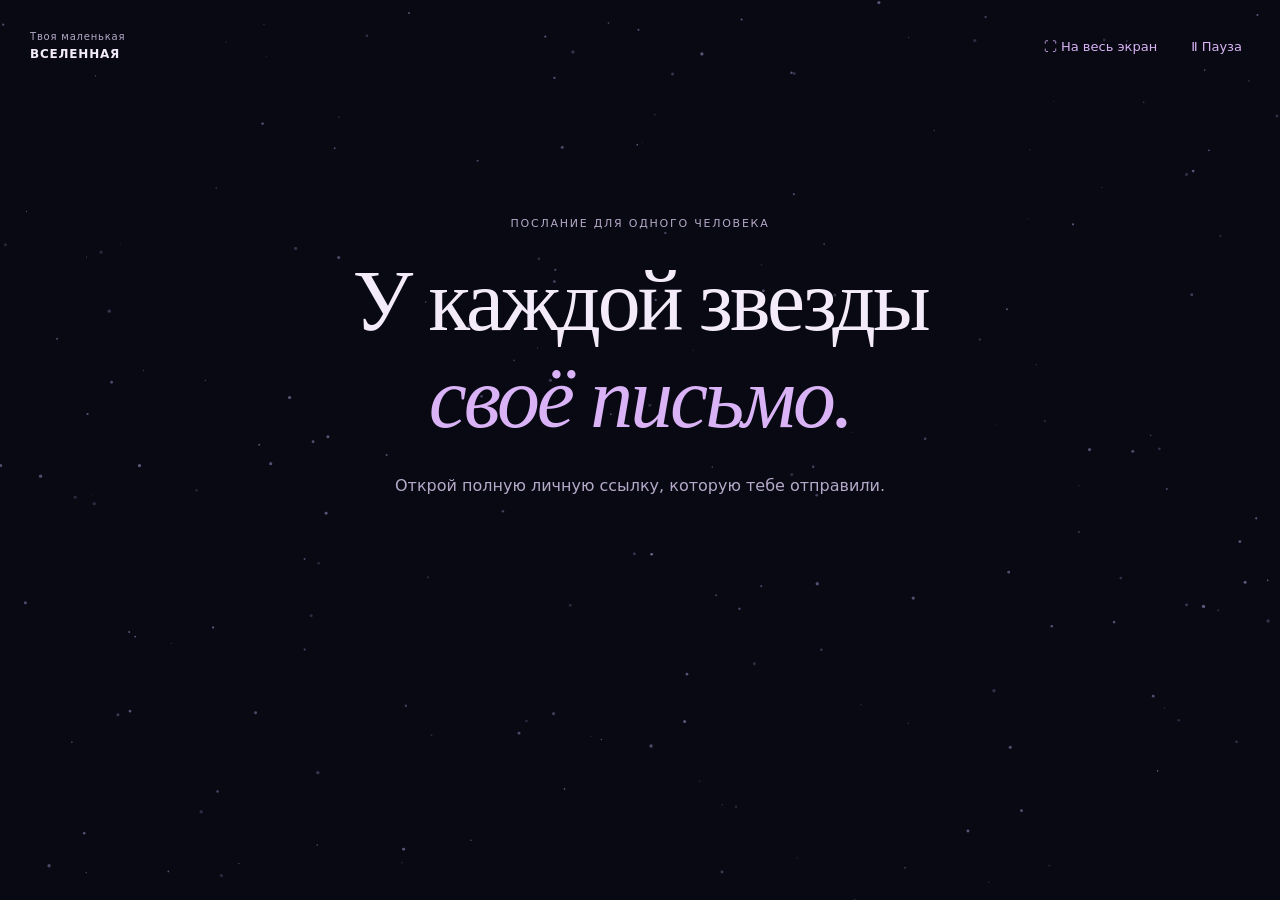
<file: index.html>
<!doctype html>
<html lang="ru">
  <head>
    <meta charset="utf-8" />
    <meta name="viewport" content="width=device-width,initial-scale=1" />
    <meta name="theme-color" content="#080913" />
    <title>Твоя маленькая Вселенная</title>
    <link rel="icon" href="favicon.svg" type="image/svg+xml" />
    <link rel="stylesheet" href="style.css?v=21" />
    <link rel="stylesheet" href="experience.css?v=21" />
    <link rel="stylesheet" href="greeting-skins.css?v=21" />
    <link rel="stylesheet" href="art-direction.css?v=21" />
  <link rel="stylesheet" href="recipient-warmth.css?v=21">
</head>
  <body data-page="recipient">
    <canvas id="cosmos" aria-hidden="true"></canvas>
    <div id="progress" aria-hidden="true"></div>
    <header>
      <div class="brand">
        <span>Твоя маленькая<br /><b>ВСЕЛЕННАЯ</b></span>
      </div>
      <div class="header-actions">
        <button
          type="button"
          id="fullscreen"
          class="text-button"
          aria-pressed="false"
        >
          ⛶ <span class="fs-label">На весь экран</span></button
        ><button
          type="button"
          id="motion-toggle"
          class="text-button"
          aria-pressed="false"
        >
          ◌ Движение
        </button>
      </div>
    </header>
    <section id="missing-letter" hidden>
      <p class="eyebrow">ПОСЛАНИЕ ДЛЯ ОДНОГО ЧЕЛОВЕКА</p>
      <h1>У каждой звезды<br /><em>своё письмо.</em></h1>
      <p id="missing-message">
        Открой полную личную ссылку, которую тебе отправили.
      </p>
    </section>
    <main hidden>
      <section class="hero" id="home">
        <div class="planet-scene" id="planet-scene" aria-hidden="true">
          <div class="planet-fallback"></div>
          <canvas id="planet"></canvas>
        </div>
        <div class="hero-content">
          <p class="eyebrow" id="dedication"></p>
          <h1><span id="recipient"></span><br /><em id="headline"></em></h1>
          <p class="lead" id="intro"></p>
          <button type="button" id="start-story" class="primary">
            Начать твою историю ↓
          </button>
        </div>
      </section>
      <div id="story">
        <section class="letter-section" id="letter">
          <article class="paper">
            <p class="eyebrow" id="letter-label"></p>
            <h2 id="salutation"></h2>
            <div id="letter-body"></div>
            <div class="signature">
              С теплом,<br /><span id="sender"></span>
            </div>
          </article>
        </section>
        <section class="reasons">
          <p class="eyebrow">ТО, ЧТО ХОЧЕТСЯ СКАЗАТЬ</p>
          <h2>Мир лучше,<br />потому что <em>в нём есть ты.</em></h2>
          <div class="reason-grid">
            <article>
              <h3>С тобой светлее</h3>
              <p id="reason1"></p>
            </article>
            <article>
              <h3>Ты — это ты</h3>
              <p id="reason2"></p>
            </article>
            <article>
              <h3>Это многое значит</h3>
              <p id="reason3"></p>
            </article>
          </div>
        </section>
        <section class="wish-section">
          <p class="eyebrow">НА ОРБИТЕ ХОРОШЕГО</p>
          <h2>Пусть у тебя <em>будет…</em></h2>
          <div class="wish-copy">
            <ul>
              <li>Утро, ради которого хочется просыпаться.</li>
              <li>Люди, рядом с которыми можно быть собой.</li>
              <li>Смелость пробовать — и право передумать.</li>
              <li>Время на то, что заставляет глаза сиять.</li>
              <li>Тихое чувство: «Я на своём месте».</li>
            </ul>
          </div>
        </section>
        <section class="pocket-section">
          <p class="eyebrow">КАРМАННЫЕ СОЗВЕЗДИЯ</p>
          <h2>Ещё три мысли.<br /><em>Они — для тебя.</em></h2>
          <div class="notes">
            <article>
              <h3>Для трудного дня</h3>
              <p data-note="0"></p>
            </article>
            <article>
              <h3>Для новой мечты</h3>
              <p data-note="1"></p>
            </article>
            <article>
              <h3>Просто так</h3>
              <p data-note="2"></p>
            </article>
          </div>
        </section>
        <section class="final-section">
          <p class="eyebrow">ТВОЙ СВЕТ ДОХОДИТ</p>
          <h2>Как хорошо,<br />что ты <em>есть.</em></h2>
          <p id="closing"></p>
          <button type="button" class="primary" id="hug">
            Зажечь свою сверхновую ✦
          </button>
          <p id="hug-message" role="status">
            Нажми — пусть Вселенная улыбнётся тебе.
          </p>
        </section>
      </div>
    </main>
    <footer hidden><p>Расстояния огромны. Тепло доходит.</p></footer>
    <div id="view-status" role="status" hidden></div>
    <noscript
      ><p class="noscript-note">
        Для интерактивного поздравления включи JavaScript в браузере.
      </p></noscript
    >
    <script src="runtime.js?v=21"></script>
    <script src="themes.js?v=21"></script>
    <script src="wave-motion.js?v=21"></script>
    <script src="scene-setting.js?v=21"></script>
    <script src="motion-rig.js?v=21"></script>
    <script src="pack-art.js?v=21"></script>
    <script src="paper-stories.js?v=21"></script>
    <script src="snow-workshop.js?v=21"></script>
    <script src="packs.js?v=21"></script>
    <script src="personal-scenes.js?v=21"></script>
  <script src="tree-space.js?v=21"></script>
    <script src="memory-interaction.js?v=21"></script>
    <script src="memory-themes.js?v=21"></script>
  <script src="memory-scenes.js?v=21"></script>
  <script src="animation-style.js?v=21"></script>
    <script src="scene-finishing.js?v=21"></script>
  <script src="live-world.js?v=21"></script>
    <script src="theme-style.js?v=21"></script>
    <script src="theme-ui.js?v=21"></script>
    <script src="messages.js?v=21"></script>
    <script src="feelings.js?v=21"></script>
    <script src="scene-experience.js?v=21"></script>
    <script src="journey.js?v=21"></script>
    <script src="cosmos.js?v=21"></script>
    <script src="supernova.js?v=21"></script>
    <script src="photo-studio.js?v=21"></script>
    <script src="greeting-studio.js?v=21"></script>
    <script src="art-direction.js?v=21"></script>
    <script src="recipient-warmth.js?v=21"></script>
    <script src="app.js?v=21"></script>
  </body>
</html>
</file>
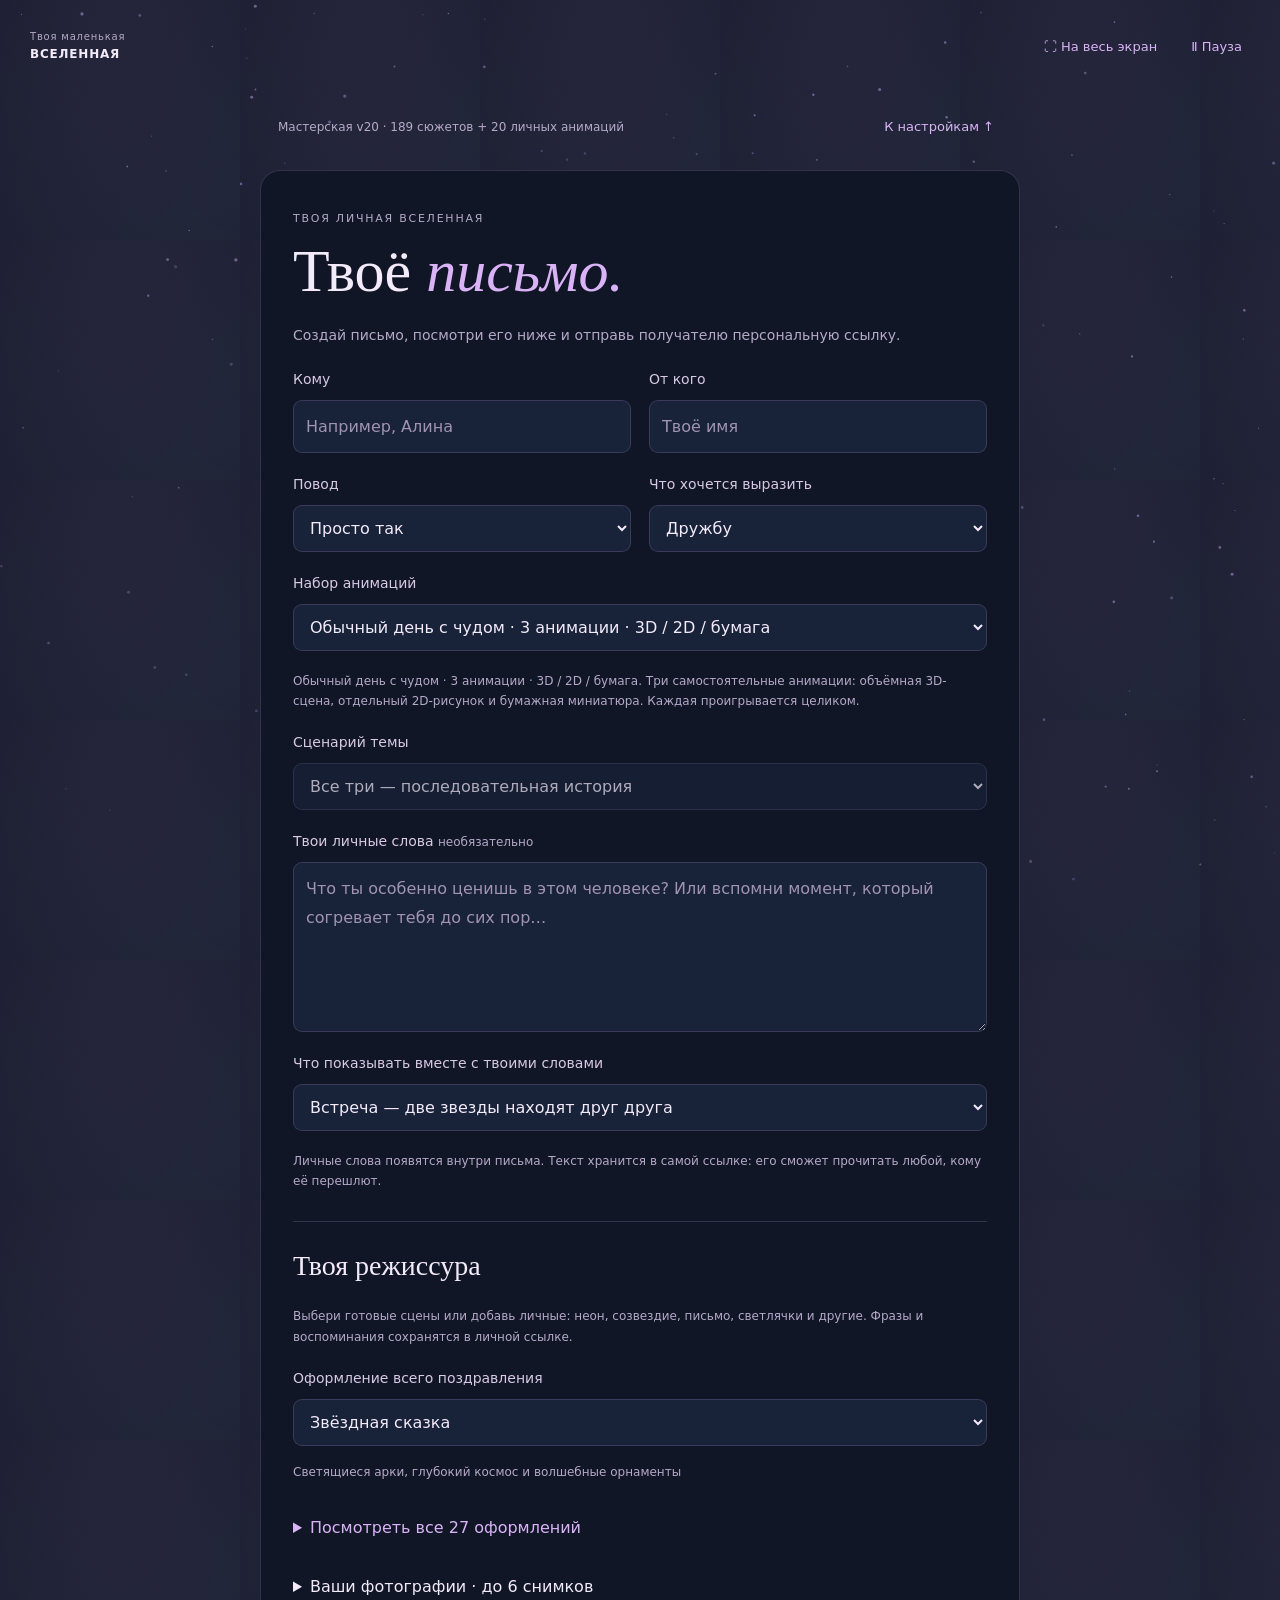
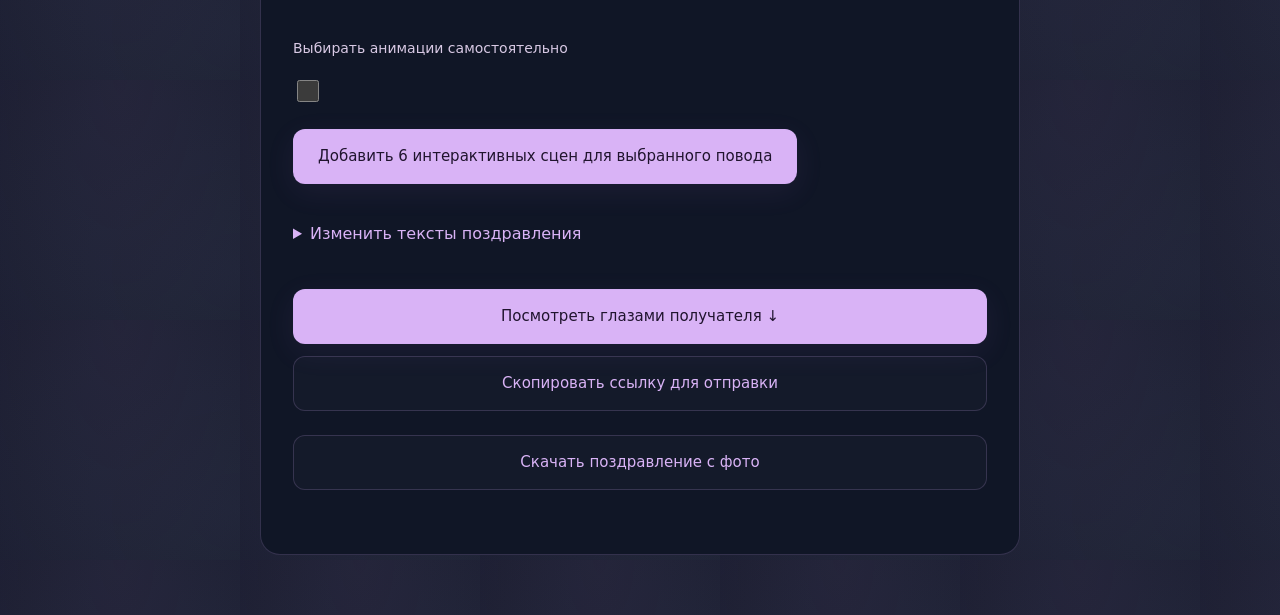
<file: create.html>
<!doctype html>
<html lang="ru">
  <head>
    <meta charset="utf-8" />
    <meta name="viewport" content="width=device-width,initial-scale=1" />
    <meta name="theme-color" content="#080913" />
    <title>Твоя маленькая Вселенная</title>
    <link rel="icon" href="favicon.svg" type="image/svg+xml" />
    <link rel="stylesheet" href="style.css?v=21" />
    <link rel="stylesheet" href="experience.css?v=21" />
    <link rel="stylesheet" href="greeting-skins.css?v=21" />
    <link rel="stylesheet" href="art-direction.css?v=21" />
  <link rel="stylesheet" href="recipient-warmth.css?v=21">
</head>
  <body data-page="author">
    <canvas id="cosmos" aria-hidden="true"></canvas>
    <div id="progress" aria-hidden="true"></div>
    <header>
      <div class="brand">
        <span>Твоя маленькая<br /><b>ВСЕЛЕННАЯ</b></span>
      </div>
      <div class="header-actions">
        <button
          type="button"
          id="fullscreen"
          class="text-button"
          aria-pressed="false"
        >
          ⛶ <span class="fs-label">На весь экран</span></button
        ><button
          type="button"
          id="motion-toggle"
          class="text-button"
          aria-pressed="false"
        >
          ◌ Движение
        </button>
      </div>
    </header>
    <div class="author-toolbar">
      <span>Мастерская v20 · 189 сюжетов + 20 личных анимаций</span
      ><button type="button" id="edit" class="text-button">
        К настройкам ↑
      </button>
    </div>
    <section
      id="editor"
      class="inline-editor"
      aria-label="Мастерская поздравлений"
    >
      <form id="form">
        <div class="dialog-head">
          <div>
            <span class="eyebrow">ТВОЯ ЛИЧНАЯ ВСЕЛЕННАЯ</span>
            <h2>Твоё <em>письмо.</em></h2>
          </div>
        </div>
        <p class="form-intro">
          Создай письмо, посмотри его ниже и отправь получателю персональную
          ссылку.
        </p>
        <div class="form-row">
          <label
            >Кому<input
              id="to-input"
              required
              maxlength="45"
              placeholder="Например, Алина" /></label
          ><label
            >От кого<input
              id="from-input"
              required
              maxlength="60"
              placeholder="Твоё имя"
          /></label>
        </div>
        <div class="form-row">
          <label>Повод<select id="holiday-input"></select></label
          ><label
            >Что хочется выразить<select id="tone-input">
              <option value="friend">Дружбу</option>
              <option value="love">Любовь</option>
              <option value="respect">Уважение</option>
            </select></label
          >
        </div>
        <label
          >Набор анимаций<select id="journey-input">
            <option value="pack_0">Новая история №1 · 3 анимации</option>
            <option value="pack_1">Новая история №2 · 3 анимации</option>
            <option value="pack_2">Новая история №3 · 3 анимации</option>
            <option value="auto">Прежние сцены темы</option>
          </select></label
        >
        <p id="pack-description" class="form-tip"></p>
        <label
          >Сценарий темы<select id="variant-input">
            <option value="all">Все три — последовательная история</option>
          </select></label
        ><label
          >Твои личные слова <span class="optional">необязательно</span
          ><textarea
            id="message-input"
            maxlength="1800"
            rows="5"
            placeholder="Что ты особенно ценишь в этом человеке? Или вспомни момент, который согревает тебя до сих пор…"
          ></textarea></label
        ><label
          >Что показывать вместе с твоими словами<select id="scene-input">
            <option value="together">
              Встреча — две звезды находят друг друга
            </option>
            <option value="warmth">Тепло — твой свет меняет мой день</option>
            <option value="support">
              Поддержка — подхватить и помочь подняться
            </option>
            <option value="dream">Мечта — шаги превращаются в дорогу</option>
            <option value="love">Любовь — вместе, сохраняя свой свет</option>
            <option value="respect">Уважение — можно быть разными</option>
          </select></label
        >
        <p class="form-tip">
          Личные слова появятся внутри письма. Текст хранится в самой ссылке:
          его сможет прочитать любой, кому её перешлют.
        </p>
        <button type="submit" class="primary full">
          Посмотреть глазами получателя <span>↓</span></button
        ><button type="button" id="share" class="secondary full">
          Скопировать ссылку для отправки
        </button>
        <div id="share-result" hidden>
          <label>Твоя ссылка<input id="share-url" readonly /></label>
        </div>
        <p id="status" role="status"></p>
        <button type="button" id="open-preview" class="secondary full" hidden>
          Открыть готовое поздравление отдельно ↗
        </button>
      </form>
    </section>
    <section id="missing-letter" hidden>
      <p class="eyebrow">ПОСЛАНИЕ ДЛЯ ОДНОГО ЧЕЛОВЕКА</p>
      <h1>У каждой звезды<br /><em>своё письмо.</em></h1>
      <p id="missing-message">
        Открой полную личную ссылку, которую тебе отправили.
      </p>
    </section>
    <main hidden>
      <section class="hero" id="home">
        <div class="planet-scene" id="planet-scene" aria-hidden="true">
          <div class="planet-fallback"></div>
          <canvas id="planet"></canvas>
        </div>
        <div class="hero-content">
          <p class="eyebrow" id="dedication"></p>
          <h1><span id="recipient"></span><br /><em id="headline"></em></h1>
          <p class="lead" id="intro"></p>
          <button type="button" id="start-story" class="primary">
            Начать твою историю ↓
          </button>
        </div>
      </section>
      <div id="story">
        <section class="letter-section" id="letter">
          <article class="paper">
            <p class="eyebrow" id="letter-label"></p>
            <h2 id="salutation"></h2>
            <div id="letter-body"></div>
            <div class="signature">
              С теплом,<br /><span id="sender"></span>
            </div>
          </article>
        </section>
        <section class="reasons">
          <p class="eyebrow">ТО, ЧТО ХОЧЕТСЯ СКАЗАТЬ</p>
          <h2>Мир лучше,<br />потому что <em>в нём есть ты.</em></h2>
          <div class="reason-grid">
            <article>
              <h3>С тобой светлее</h3>
              <p id="reason1"></p>
            </article>
            <article>
              <h3>Ты — это ты</h3>
              <p id="reason2"></p>
            </article>
            <article>
              <h3>Это многое значит</h3>
              <p id="reason3"></p>
            </article>
          </div>
        </section>
        <section class="wish-section">
          <p class="eyebrow">НА ОРБИТЕ ХОРОШЕГО</p>
          <h2>Пусть у тебя <em>будет…</em></h2>
          <div class="wish-copy">
            <ul>
              <li>Утро, ради которого хочется просыпаться.</li>
              <li>Люди, рядом с которыми можно быть собой.</li>
              <li>Смелость пробовать — и право передумать.</li>
              <li>Время на то, что заставляет глаза сиять.</li>
              <li>Тихое чувство: «Я на своём месте».</li>
            </ul>
          </div>
        </section>
        <section class="pocket-section">
          <p class="eyebrow">КАРМАННЫЕ СОЗВЕЗДИЯ</p>
          <h2>Ещё три мысли.<br /><em>Они — для тебя.</em></h2>
          <div class="notes">
            <article>
              <h3>Для трудного дня</h3>
              <p data-note="0"></p>
            </article>
            <article>
              <h3>Для новой мечты</h3>
              <p data-note="1"></p>
            </article>
            <article>
              <h3>Просто так</h3>
              <p data-note="2"></p>
            </article>
          </div>
        </section>
        <section class="final-section">
          <p class="eyebrow">ТВОЙ СВЕТ ДОХОДИТ</p>
          <h2>Как хорошо,<br />что ты <em>есть.</em></h2>
          <p id="closing"></p>
          <button type="button" class="primary" id="hug">
            Зажечь свою сверхновую ✦
          </button>
          <p id="hug-message" role="status">
            Нажми — пусть Вселенная улыбнётся тебе.
          </p>
        </section>
      </div>
    </main>
    <footer hidden><p>Расстояния огромны. Тепло доходит.</p></footer>
    <div id="view-status" role="status" hidden></div>
    <noscript
      ><p class="noscript-note">
        Для интерактивного поздравления включи JavaScript в браузере.
      </p></noscript
    >
    <script src="runtime.js?v=21"></script>
    <script src="themes.js?v=21"></script>
    <script src="wave-motion.js?v=21"></script>
    <script src="scene-setting.js?v=21"></script>
    <script src="motion-rig.js?v=21"></script>
    <script src="pack-art.js?v=21"></script>
    <script src="paper-stories.js?v=21"></script>
    <script src="snow-workshop.js?v=21"></script>
    <script src="packs.js?v=21"></script>
    <script src="personal-scenes.js?v=21"></script>
  <script src="tree-space.js?v=21"></script>
    <script src="memory-interaction.js?v=21"></script>
    <script src="memory-themes.js?v=21"></script>
  <script src="memory-scenes.js?v=21"></script>
  <script src="animation-style.js?v=21"></script>
    <script src="scene-finishing.js?v=21"></script>
  <script src="live-world.js?v=21"></script>
    <script src="theme-style.js?v=21"></script>
    <script src="theme-ui.js?v=21"></script>
    <script src="messages.js?v=21"></script>
    <script src="feelings.js?v=21"></script>
    <script src="scene-experience.js?v=21"></script>
    <script src="journey.js?v=21"></script>
    <script src="cosmos.js?v=21"></script>
    <script src="supernova.js?v=21"></script>
    <script src="photo-studio.js?v=21"></script>
    <script src="greeting-studio.js?v=21"></script>
    <script src="art-direction.js?v=21"></script>
    <script src="recipient-warmth.js?v=21"></script>
    <script src="app.js?v=21"></script>
  </body>
</html>
</file>
<file: style.css>
:root {
  color-scheme: dark;
  --ink: #f3eafa;
  --muted: #b5a9c8;
  --accent: #d9b3f6;
  --line: #c7a6ef30;
  --serif: Georgia, "Times New Roman", serif;
}
* {
  box-sizing: border-box;
}
html {
  scroll-padding-top: 24px;
}
body {
  margin: 0;
  background: #080913;
  color: var(--ink);
  font:
    16px/1.7 system-ui,
    -apple-system,
    "Segoe UI",
    sans-serif;
  overflow-wrap: anywhere;
}
button,
input,
textarea,
select {
  font: inherit;
}
button,
a,
input,
select,
textarea {
  touch-action: manipulation;
}
button {
  cursor: pointer;
}
button,
a {
  -webkit-tap-highlight-color: transparent;
}
a {
  color: inherit;
}
button:focus-visible,
a:focus-visible {
  outline: 2px solid #ead4ff;
  outline-offset: 5px;
}
button {
  border-radius: 12px;
}
button:disabled {
  cursor: wait;
  opacity: 0.65;
}
p {
  margin: 0 0 20px;
}
h1,
h2,
h3 {
  font-family: var(--serif);
  font-weight: 400;
  line-height: 1.13;
  margin: 0 0 24px;
}
h1 {
  font-size: clamp(44px, 6.7vw, 86px);
  letter-spacing: -0.035em;
}
h2 {
  font-size: clamp(34px, 4.8vw, 60px);
}
h3 {
  font-size: 27px;
}
em {
  font-style: italic;
  color: var(--accent);
}
[hidden] {
  display: none !important;
}
#cosmos {
  position: fixed;
  inset: 0;
  width: 100%;
  height: 100%;
  pointer-events: none;
  z-index: -1;
}
#progress {
  position: fixed;
  inset: 0 auto auto 0;
  height: 3px;
  width: 0;
  background: #c6a1ff;
  z-index: 10;
  pointer-events: none;
}
header {
  max-width: 1280px;
  margin: auto;
  padding: 24px 30px;
  display: flex;
  align-items: center;
  justify-content: space-between;
  gap: 18px;
}
.brand {
  display: flex;
  align-items: center;
  gap: 12px;
  text-decoration: none;
  font-size: 37px;
  color: var(--accent);
  flex-shrink: 0;
}
.brand span {
  font: 10px/1.6 system-ui;
  letter-spacing: 0.08em;
  color: var(--muted);
}
.brand b {
  font-size: 12px;
  color: var(--ink);
}
.header-actions {
  display: flex;
  gap: 18px;
  flex-wrap: wrap;
}
.text-button {
  border: 0;
  background: none;
  color: var(--accent);
  padding: 12px 8px;
  font-size: 13px;
  min-height: 44px;
}
.primary,
.secondary {
  padding: 16px 24px;
  min-height: 50px;
  border: 1px solid var(--line);
  font-size: 15px;
  line-height: 1.4;
}
.primary {
  background: linear-gradient(125deg, #c7a3ed, #ebbed9);
  color: #20142e;
  box-shadow: 0 8px 30px #ae72da15;
}
.primary:hover {
  filter: brightness(1.08);
}
.secondary {
  color: var(--accent);
  background: #ffffff05;
}
.eyebrow {
  font-size: 11px;
  letter-spacing: 0.16em;
  color: var(--muted);
  line-height: 1.8;
}
.hero {
  max-width: 1280px;
  margin: auto;
  min-height: 680px;
  display: grid;
  grid-template-columns: 1fr 1fr;
  align-items: center;
  padding: 40px 30px 80px;
  gap: 30px;
}
.hero-content {
  position: relative;
  min-width: 0;
}
.lead {
  font-size: 17px;
  line-height: 1.9;
  color: var(--muted);
  max-width: 540px;
}
.planet-scene {
  position: relative;
  height: 520px;
  min-width: 0;
}
.planet-scene canvas {
  position: absolute;
  inset: 0;
  width: 100%;
  height: 100%;
  pointer-events: none;
}
.planet-fallback {
  position: absolute;
  left: 50%;
  top: 50%;
  width: 230px;
  height: 230px;
  transform: translate(-50%, -50%);
  border-radius: 50%;
  background: radial-gradient(
    circle at 30% 25%,
    #d6afec,
    #5e4f92 45%,
    #11132f 77%
  );
  box-shadow: 0 0 70px #b795ee22;
}
.planet-fallback::after {
  content: "";
  position: absolute;
  left: -60px;
  right: -60px;
  top: 75px;
  height: 80px;
  border: 12px solid #cfb1e966;
  border-radius: 50%;
  transform: rotate(-25deg);
  pointer-events: none;
}
.webgl-ready .planet-fallback {
  display: none;
}
.letter-section {
  max-width: 840px;
  margin: 30px auto 90px;
  padding: 0 24px;
}
.paper {
  padding: clamp(24px, 5vw, 58px);
  border: 1px solid var(--line);
  border-radius: 22px;
  background: linear-gradient(140deg, #211b31ee, #121220ee);
}
.paper p {
  white-space: pre-line;
  line-height: 2;
  color: #d1c4df;
  margin-bottom: 28px;
}
.signature {
  margin-top: 38px;
  color: var(--muted);
  font-size: 14px;
}
.signature span {
  font: italic 28px/1.8 var(--serif);
  color: var(--accent);
}
.story-word {
  font: inherit;
  font-weight: 600;
  color: #e4bfe9;
  text-shadow: 0 0 15px #b581cf30;
}
.reasons,
.pocket-section,
.wish-section {
  max-width: 1080px;
  margin: 100px auto;
  padding: 0 24px;
  text-align: center;
}
.reason-grid,
.notes {
  display: grid;
  grid-template-columns: repeat(3, minmax(0, 1fr));
  gap: 25px;
  margin-top: 40px;
  text-align: left;
}
.reason-grid article,
.notes article {
  border-top: 1px solid var(--line);
  padding: 26px 12px;
}
.reason-grid p,
.notes p {
  color: var(--muted);
  font-size: 15px;
  line-height: 1.9;
}
.notes article {
  border: 1px solid var(--line);
  border-radius: 16px;
  padding: 25px;
  background: #171426;
}
.wish-copy {
  max-width: 660px;
  margin: auto;
  text-align: left;
}
.wish-copy ul {
  padding: 0;
  list-style: none;
}
.wish-copy li {
  padding: 18px 12px 18px 38px;
  border-bottom: 1px solid var(--line);
  position: relative;
  color: #d4c6e1;
}
.wish-copy li::before {
  content: "✦";
  position: absolute;
  left: 10px;
  color: var(--accent);
}
.final-section {
  text-align: center;
  padding: 80px 24px 100px;
  background: radial-gradient(ellipse at center, #39254155, transparent 70%);
}
.final-section > p {
  max-width: 620px;
  margin: 24px auto;
  color: var(--muted);
}
footer {
  text-align: center;
  color: var(--muted);
  font-size: 13px;
  padding: 25px;
  border-top: 1px solid var(--line);
}
#missing-letter {
  max-width: 760px;
  margin: 90px auto;
  text-align: center;
  padding: 30px;
}
#missing-letter > p {
  color: var(--muted);
}
.author-toolbar {
  max-width: 760px;
  margin: 10px auto;
  display: flex;
  justify-content: space-between;
  gap: 20px;
  align-items: center;
  padding: 0 18px;
  font-size: 12px;
  color: var(--muted);
}
.inline-editor {
  width: min(760px, calc(100% - 32px));
  margin: 20px auto 60px;
  padding: 32px;
  border: 1px solid var(--line);
  border-radius: 20px;
  background: #151121;
}
.dialog-head h2 {
  margin: 8px 0 18px;
}
.form-intro,
.form-tip {
  color: var(--muted);
  font-size: 14px;
}
.form-tip {
  font-size: 12px;
}
.form-row {
  display: grid;
  grid-template-columns: 1fr 1fr;
  gap: 18px;
}
label {
  display: block;
  margin-bottom: 20px;
  font-size: 14px;
  color: #d8c9e4;
}
input,
select,
textarea {
  display: block;
  width: 100%;
  margin-top: 8px;
  min-height: 50px;
  padding: 12px;
  border: 1px solid #c7a6ef50;
  border-radius: 9px;
  background: #0d0b17;
  color: var(--ink);
  font-size: 16px;
  user-select: text;
  -webkit-user-select: text;
  pointer-events: auto;
}
select {
  appearance: auto;
  cursor: pointer;
  user-select: auto;
}
option {
  background: #141121;
  color: var(--ink);
}
input:focus,
select:focus,
textarea:focus {
  outline: 2px solid #c2a1eb;
  outline-offset: 2px;
}
textarea {
  resize: vertical;
  line-height: 1.8;
}
input::placeholder,
textarea::placeholder {
  color: #a194b0;
}
.optional {
  color: var(--muted);
  font-size: 12px;
}
.full {
  display: block;
  width: 100%;
  margin: 12px 0;
}
#status {
  margin: 20px 0 0;
  font-size: 14px;
  color: #e3c8ec;
}
#share-url {
  font-size: 13px;
  word-break: break-all;
}
#share-result {
  margin-top: 24px;
}
#view-status {
  position: fixed;
  bottom: 24px;
  left: 50%;
  transform: translateX(-50%);
  width: max-content;
  max-width: calc(100% - 32px);
  padding: 16px 24px;
  background: #22182ef5;
  border: 1px solid var(--line);
  border-radius: 14px;
  z-index: 20;
  box-shadow: 0 10px 50px #0009;
  font-size: 14px;
}
.supernova-canvas {
  position: fixed;
  inset: 0;
  width: 100%;
  height: 100%;
  pointer-events: none;
  z-index: 15;
}
.visual-journey {
  width: min(1080px, 100%);
  margin: 70px auto 100px;
  padding: 0 24px;
}
.journey-chapter {
  text-align: center;
  margin: 0 auto 100px;
  max-width: 920px;
}
.journey-chapter h2 {
  margin: 18px 0;
}
.journey-copy {
  max-width: 580px;
  margin: 20px auto 28px;
  color: var(--muted);
  line-height: 1.8;
  font-size: 18px;
}
.journey-stage {
  display: block;
  width: 100%;
  padding: 0;
  border: 1px solid var(--line);
  border-radius: 24px;
  overflow: hidden;
  background: #060711;
  box-shadow: 0 25px 70px #0004;
  touch-action: pan-y;
}
.journey-stage canvas {
  display: block;
  width: 100%;
  aspect-ratio: 5/3;
}
.journey-hint {
  font-size: 13px;
  color: var(--muted);
  margin: 20px auto 8px;
  line-height: 1.7;
}
.journey-visible .eyebrow {
  color: #d5b1e3;
}
@media (max-width: 760px) {
  header {
    padding: 18px 16px;
  }
  .header-actions {
    gap: 4px;
  }
  .text-button {
    font-size: 12px;
    padding: 10px 6px;
  }
  .hero {
    display: flex;
    flex-direction: column;
    gap: 0;
    text-align: center;
    padding: 0 22px 65px;
    min-height: 0;
  }
  .planet-scene {
    height: 330px;
    width: 100%;
    max-width: 500px;
  }
  .lead {
    font-size: 16px;
  }
  .hero-content {
    width: 100%;
  }
  .form-row {
    grid-template-columns: 1fr;
    gap: 0;
  }
  .inline-editor {
    padding: 24px 18px;
  }
  .reason-grid,
  .notes {
    grid-template-columns: 1fr;
    gap: 12px;
  }
  .reasons,
  .pocket-section,
  .wish-section {
    margin: 70px auto;
  }
  .brand span {
    font-size: 9px;
  }
  .brand b {
    font-size: 10px;
  }
  .brand {
    font-size: 30px;
    gap: 8px;
  }
  .fs-label {
    display: none;
  }
  .letter-section {
    padding: 0 16px;
    margin-bottom: 55px;
  }
  .visual-journey {
    padding: 0 14px;
    margin-top: 40px;
  }
  .journey-chapter {
    margin-bottom: 65px;
  }
  .journey-copy {
    font-size: 16px;
    padding: 0 10px;
  }
  .journey-stage {
    border-radius: 16px;
  }
  .journey-hint {
    max-width: 300px;
  }
  .final-section {
    padding-top: 50px;
  }
}
@media (prefers-reduced-motion: reduce) {
  * {
    scroll-behavior: auto !important;
  }
}
html:fullscreen {
  background: #080913;
}
/* Topic identity is applied to the entire page, including the author preview. */
body {
  background: var(--page, #080913);
}
.paper {
  background: linear-gradient(
    140deg,
    var(--card, #211b31),
    var(--page, #121220)
  );
}
.notes article,
.inline-editor {
  background: var(--card, #171426);
}
.primary {
  background: var(--accent);
  color: var(--page, #20142e);
}
.final-section {
  background: radial-gradient(
    ellipse at center,
    var(--card, #392541),
    transparent 72%
  );
}
.theme-art #planet,
.theme-art .planet-fallback {
  display: none;
}
#theme-hero {
  position: absolute;
  inset: 0;
  width: 100%;
  height: 100%;
  pointer-events: none;
}
body[data-theme="winter"] .paper,
body[data-theme="winter"] .inline-editor {
  border-color: #b3e9ee66;
  box-shadow: 0 0 45px #8cd6dd0d;
}
body[data-theme="spring"] .paper {
  border-radius: 45px 12px 45px 12px;
}
body[data-theme="romance"] .paper,
body[data-theme="wedding"] .paper {
  box-shadow: 0 10px 80px #ba7aab12;
}
body[data-theme="study"] h1,
body[data-theme="study"] h2,
body[data-theme="study"] h3 {
  font-family: system-ui, sans-serif;
  font-weight: 600;
  letter-spacing: -0.03em;
}
body[data-theme="study"] .paper {
  background-image: repeating-linear-gradient(
    transparent 0 35px,
    #bed5ed0c 35px 36px
  );
  border-left: 4px solid var(--accent);
  border-radius: 8px;
}
body[data-theme="halloween"] .paper {
  border: 1px solid #e0a86866;
  box-shadow: 0 0 80px #bf764c0d;
}
body[data-theme="halloween"] h1,
body[data-theme="halloween"] h2 {
  text-shadow: 0 3px 20px #db8b5433;
}
body[data-theme="summer"] .paper {
  border-color: #b3daca55;
}
body[data-theme="baby"] .paper,
body[data-theme="baby"] .notes article {
  border-radius: 35px;
}
body[data-theme="home"] .paper {
  box-shadow: 0 20px 70px #d5ae8310;
}
body[data-theme="memory"] .primary {
  background: none;
  color: var(--accent);
}
body[data-theme="memory"] .hero {
  min-height: 580px;
}
body[data-theme="calm"] h1,
body[data-theme="memory"] h1 {
  font-size: clamp(42px, 5.5vw, 70px);
}
.memory-light {
  position: fixed;
  inset: 0;
  pointer-events: none;
  z-index: 8;
  background: radial-gradient(ellipse at 50% 75%, #e4c89818, transparent 60%);
}
/* Distinct page surfaces, controls and typography. Decoration never receives input. */
body {
  background-image: var(--theme-pattern);
  background-size: 240px 240px;
  transition:
    background-color 0.35s,
    color 0.35s;
}
.theme-decoration {
  position: fixed;
  inset: auto auto -80px -70px;
  width: min(38vw, 450px);
  height: min(38vw, 450px);
  color: var(--accent);
  opacity: 0.055;
  pointer-events: none;
  z-index: -1;
  transform: rotate(-12deg);
}
.theme-decoration svg {
  width: 100%;
  height: 100%;
}
.theme-mark {
  display: inline-flex;
  width: 34px;
  height: 34px;
  color: var(--accent);
}
.brand .theme-mark svg {
  width: 34px;
  height: 34px;
}
.button-mark {
  display: inline-block;
  width: 20px;
  height: 20px;
  vertical-align: middle;
  margin-right: 10px;
  pointer-events: none;
}
.button-mark svg {
  width: 100%;
  height: 100%;
}
.primary,
.secondary {
  border-radius: var(--button-shape, 12px);
  transition:
    transform 0.18s,
    box-shadow 0.18s,
    background-color 0.25s;
}
.primary:hover,
.secondary:hover {
  transform: translateY(-2px);
}
.primary:active,
.secondary:active {
  transform: translateY(0);
}
.primary:focus-visible,
.secondary:focus-visible,
input:focus-visible,
select:focus-visible,
textarea:focus-visible {
  outline: 2px solid var(--accent);
  outline-offset: 4px;
}
body[data-typeface="sans"] h1,
body[data-typeface="sans"] h2,
body[data-typeface="sans"] h3 {
  font-family: system-ui, sans-serif;
  letter-spacing: -0.035em;
}
body[data-surface="notebook"] .inline-editor,
body[data-surface="notebook"] .paper {
  border-radius: 4px;
  border-left: 4px solid var(--accent);
  background-image: repeating-linear-gradient(
    transparent 0 35px,
    var(--line) 35px 36px
  );
}
body[data-surface="blueprint"] .paper,
body[data-surface="blueprint"] .inline-editor {
  border-style: dashed;
  border-radius: 6px;
  background-image:
    linear-gradient(var(--line) 1px, transparent 1px),
    linear-gradient(90deg, var(--line) 1px, transparent 1px);
  background-size: 40px 40px;
}
body[data-surface="snow"] .paper,
body[data-surface="snow"] .inline-editor {
  border-top: 3px solid var(--accent);
  border-radius: 26px 26px 12px 12px;
  box-shadow: 0 15px 60px #8cc5dc12;
}
body[data-surface="snow"] .primary {
  box-shadow:
    inset 0 3px 0 #ffffff52,
    0 10px 25px #7ab3cc20;
}
body[data-surface="leaves"] .paper,
body[data-surface="leaves"] .inline-editor {
  border-radius: 36px 9px 36px 9px;
  border-bottom: 3px solid var(--accent);
}
body[data-surface="threads"] .paper,
body[data-surface="rings"] .paper {
  border-radius: 32px;
  box-shadow: 0 12px 65px #d088ab15;
}
body[data-surface="ornament"] .paper,
body[data-surface="ornament"] .inline-editor {
  border-top: 5px double var(--accent);
  border-bottom: 5px double var(--accent);
}
body[data-surface="web"] .paper,
body[data-surface="web"] .inline-editor {
  border-radius: 8px 35px 8px 35px;
  border-color: var(--accent);
  box-shadow: 0 15px 55px #bd782818;
}
body[data-surface="web"] .primary {
  background: linear-gradient(135deg, var(--accent), #c78663);
  box-shadow: inset 0 -3px #57322a42;
}
body[data-surface="waves"] .paper {
  border-radius: 50px 50px 10px 10px;
  border-bottom: 5px double var(--accent);
}
body[data-surface="quilt"] .paper,
body[data-surface="quilt"] .inline-editor {
  border-radius: 32px;
  border: 2px dashed var(--line);
}
body[data-surface="quilt"] .primary {
  box-shadow: inset 0 0 0 3px #ffffff35;
}
body[data-surface="lace"] .paper,
body[data-surface="lace"] .inline-editor {
  border: 5px double var(--line);
  border-radius: 25px;
}
body[data-surface="windows"] .paper,
body[data-surface="windows"] .inline-editor {
  border-radius: 10px;
  border-top: 6px solid var(--line);
  box-shadow: 0 18px 45px #20121a32;
}
body[data-surface="rays"] .paper {
  border-top: 3px solid var(--accent);
  border-radius: 8px;
}
body[data-surface="quiet"] .paper {
  border-radius: 10px;
  border: 1px solid var(--line);
  box-shadow: none;
}
body[data-surface="paths"] .inline-editor,
body[data-surface="paths"] .paper {
  border: 1px dashed var(--line);
  border-radius: 9px;
}
.pack-composition {
  display: grid;
  grid-template-columns: repeat(3, minmax(0, 1fr));
  gap: 12px;
  margin: 10px 0 28px;
}
.pack-preview {
  min-width: 0;
  border: 1px solid var(--line);
  border-radius: 12px;
  overflow: hidden;
  background: var(--page);
}
.pack-preview canvas {
  display: block;
  width: 100%;
  height: auto;
  aspect-ratio: 5/3;
}
.pack-preview p {
  font-size: 13px;
  line-height: 1.45;
  margin: 0;
  padding: 0 12px 14px;
}
.pack-style {
  display: block;
  color: var(--accent);
  font-size: 9px;
  letter-spacing: 0.09em;
  padding: 10px 12px 6px;
}
.story-word {
  position: relative;
  display: inline-block;
  color: var(--accent);
  text-shadow: none;
  transform-origin: center bottom;
}
.story-word[data-effect="light"].word-seen {
  animation: word-light 2.4s ease-out both;
}
.story-word[data-effect="grow"].word-seen {
  animation: word-grow 1.8s cubic-bezier(0.2, 0.7, 0.3, 1) both;
}
.story-word[data-effect="step"].word-seen {
  animation: word-step 1.3s ease-out both;
}
.story-word[data-effect="join"].word-seen::after {
  content: "";
  position: absolute;
  left: 0;
  right: 0;
  bottom: -2px;
  height: 1px;
  background: var(--accent);
  transform-origin: center;
  animation: word-join 1.6s ease-out both;
  opacity: 0.55;
  pointer-events: none;
}
.story-word[data-effect="soft"].word-seen {
  animation: word-soft 2.5s ease-out both;
}
@keyframes word-light {
  0% {
    text-shadow: 0 0 0 transparent;
  }
  45% {
    text-shadow: 0 0 14px var(--accent);
  }
  100% {
    text-shadow: 0 0 3px transparent;
  }
}
@keyframes word-grow {
  0% {
    transform: scaleY(0.75);
    opacity: 0.6;
  }
  65% {
    transform: scaleY(1.04);
  }
  100% {
    transform: scaleY(1);
    opacity: 1;
  }
}
@keyframes word-step {
  0% {
    transform: translateY(3px);
    opacity: 0.65;
  }
  100% {
    transform: translateY(0);
    opacity: 1;
  }
}
@keyframes word-join {
  0% {
    transform: scaleX(0.05);
    opacity: 0;
  }
  100% {
    transform: scaleX(1);
    opacity: 0.55;
  }
}
@keyframes word-soft {
  0% {
    opacity: 0.55;
  }
  100% {
    opacity: 1;
  }
}
body.paused .story-word,
body.paused .story-word::after {
  animation-play-state: paused !important;
}
body[data-theme="memory"] .story-word {
  animation: none !important;
}
@media (max-width: 650px) {
  .pack-composition {
    gap: 7px;
  }
  .pack-preview p {
    font-size: 11px;
    padding: 0 8px 10px;
  }
  .pack-style {
    font-size: 8px;
    padding: 8px;
    letter-spacing: 0.03em;
  }
  .theme-decoration {
    width: 250px;
    height: 250px;
  }
  .primary,
  .secondary {
    padding-inline: 16px;
  }
}
@media (prefers-reduced-motion: reduce) {
  .story-word,
  .story-word::after {
    animation: none !important;
    transform: none !important;
  }
  .primary,
  .secondary,
  body {
    transition: none;
  }
  .primary:hover,
  .secondary:hover {
    transform: none;
  }
}
.journey-nav {
  display: flex;
  gap: 12px;
  justify-content: center;
  flex-wrap: wrap;
  margin: 0 auto 45px;
  max-width: 900px;
  padding: 0 20px;
}
.journey-nav button {
  min-height: 44px;
  padding: 10px 18px;
  font-size: 13px;
}

/* Local controls let the recipient inspect a motion without changing the letter. */
.scene-controls {display:flex;align-items:center;gap:.8rem;flex-wrap:wrap;margin:1rem auto;max-width:760px;padding:.8rem 1rem;border:1px solid var(--line, #ffffff24);border-radius:14px;background:#ffffff06;}
.scene-controls input[type="range"] {flex:1;min-width:130px;width:auto;accent-color:var(--accent,#ddba87);cursor:pointer;}
.scene-controls output {font-size:.8rem;min-width:3.5em;font-variant-numeric:tabular-nums;}
.scene-controls label {display:flex;align-items:center;font-size:.8rem;gap:.35rem;cursor:pointer;}
.scene-controls input[type="checkbox"] {width:16px;height:16px;margin:0;accent-color:var(--accent,#ddba87);}
.scene-controls .text-button {margin:0;padding:.4rem;min-width:132px;}
@media(max-width:600px){.scene-controls{gap:.5rem;padding:.6rem}.scene-controls .text-button{min-width:105px;font-size:.8rem}.scene-controls label{margin-left:auto;}}
</file>
<file: experience.css>
/* Three material treatments, one calm reading rhythm. */
.visual-journey{max-width:1160px;width:100%;position:relative}
.journey-chapter{position:relative;padding:46px 28px 28px;border:1px solid var(--line);border-radius:30px;background:linear-gradient(145deg,color-mix(in srgb,var(--card) 75%,transparent),transparent);box-shadow:0 36px 80px #0002;margin-bottom:100px}
.journey-chapter::before{content:'';position:absolute;left:50%;top:-55px;width:1px;height:54px;background:linear-gradient(transparent,var(--accent));opacity:.45}
.journey-chapter h2{font-size:clamp(30px,4.5vw,58px);line-height:1.08;letter-spacing:-.035em;max-width:760px;margin:24px auto;text-wrap:balance}
.scene-duration{font:11px/1.5 sans-serif;letter-spacing:.1em;color:var(--muted)}
.journey-chapter[data-art-style=volume] .journey-stage{border-radius:20px;border:1px solid color-mix(in srgb,var(--accent) 40%,transparent);box-shadow:0 24px 55px #0005,inset 0 0 0 5px #fff1}
.journey-chapter[data-art-style=drawing]{border-radius:5px 36px 5px 36px}
.journey-chapter[data-art-style=drawing] .journey-stage{border-radius:3px;border:7px solid color-mix(in srgb,var(--accent) 35%,var(--page));outline:1px solid var(--line);outline-offset:5px}
.journey-chapter[data-art-style=paper] .journey-stage{border-radius:2px 8px 3px 7px;border:10px solid #eae0cf;box-shadow:7px 9px 0 #b8aa8b44,0 20px 48px #0004}
.journey-chapter[data-art-style=paper] h2{font-family:Georgia,serif;font-style:italic;font-weight:400}
.scene-tools{display:flex;flex-wrap:wrap;justify-content:center;gap:10px 18px;align-items:center;border-top:1px solid var(--line);margin-top:24px;padding-top:18px}
.scene-tools label{font-size:12px;color:var(--muted);display:flex;gap:8px;align-items:center}
.scene-tools select{width:auto;min-width:150px;padding:9px 12px;border:1px solid var(--line);border-radius:8px;color:var(--ink);background:var(--card);font:12px sans-serif}
.scene-tool-status{flex-basis:100%;font-size:12px;color:var(--muted);min-height:16px}
.journey-nav{gap:12px;margin-bottom:95px}.journey-nav button{min-height:68px;border-radius:14px;text-align:left;line-height:1.5;padding:13px 20px}
.journey-nav button small{display:block;max-width:240px;font-size:11px;color:var(--muted)}
.pack-preview{position:relative;overflow:hidden;box-shadow:0 12px 28px #0002}.pack-preview canvas{transition:filter .2s}.pack-preview:hover canvas{filter:brightness(1.1)}
.pack-preview .pack-style{letter-spacing:.1em;font-size:10px}.pack-preview p{font-family:Georgia,serif;line-height:1.4}
body.cinema-active{overflow:hidden}body.cinema-active header,body.cinema-active .author-toolbar{visibility:hidden}
.journey-chapter.cinema-open{position:fixed;inset:0;z-index:10000;max-width:none;width:100%;height:100dvh;margin:0;border:0;border-radius:0;padding:20px max(20px,calc((100vw - 1100px)/2));overflow:auto;background:#10131d;box-shadow:none;overscroll-behavior:contain}
.cinema-open::before,.cinema-open>.eyebrow,.cinema-open>.scene-duration,.cinema-open>.journey-copy,.cinema-open>.journey-hint{display:none}
.cinema-open h2{font-size:clamp(20px,3vw,34px);margin:4px auto 20px}.cinema-open .journey-stage{max-width:calc((100dvh - 250px)*5/3);margin:auto;min-width:250px}.cinema-open .scene-tools{margin-top:10px;padding-top:10px}.cinema-open .scene-controls{margin-top:16px}
@media(prefers-reduced-motion:no-preference){.journey-visible h2{animation:title-open .8s cubic-bezier(.2,.7,.2,1) both}.journey-visible>.scene-duration{animation:title-open .8s .08s both}.journey-visible .journey-stage{animation:stage-open .8s .1s both}@keyframes title-open{from{opacity:0;transform:translateY(14px);clip-path:inset(0 0 100%)}to{opacity:1;transform:none;clip-path:inset(0)}}@keyframes stage-open{from{opacity:.3;transform:translateY(14px)}to{opacity:1;transform:none}}}
body.paused .journey-chapter *,body.paused .journey-chapter::before{animation-play-state:paused!important}
@media(max-width:600px){.visual-journey{padding:0 12px}.journey-chapter{padding:28px 12px 18px;margin-bottom:72px;border-radius:18px}.journey-copy{font-size:15px;margin-bottom:22px}.scene-tools{gap:12px}.scene-tools label{flex-basis:100%;justify-content:center}.journey-nav{margin-bottom:70px;flex-wrap:wrap}.journey-nav button{flex:1;min-width:110px;padding:10px}.cinema-open.journey-chapter{padding:16px 10px}.cinema-open .journey-stage{max-width:100%;min-width:0}.journey-chapter[data-art-style=paper] .journey-stage{border-width:5px}}
body.paused .journey-visible h2,body.paused .journey-visible>.scene-duration,body.paused .journey-visible .journey-stage{animation:none!important;opacity:1;transform:none;clip-path:none}
button:focus-visible,select:focus-visible{outline:2px solid var(--accent);outline-offset:4px}
</file>
<file: greeting-skins.css>
/* Theme and presentation are independent: the occasion's accent remains available in every skin. */
body[data-skin]{background-color:var(--page,#090d19);--surface:var(--card,#182238);--surface-ink:var(--ink);--skin-radius:24px}
body[data-skin] .paper,body[data-skin] .journey-chapter,body[data-skin] .pocket-card{background:var(--surface);color:var(--surface-ink);border-radius:var(--skin-radius);border:1px solid var(--line);box-shadow:0 28px 75px #0003}
body[data-skin] .paper p,body[data-skin] .paper h2,body[data-skin] .paper #sender{color:inherit}
body[data-skin] .paper::before,body[data-skin] .paper::after{background:none}
body[data-skin] .hero{min-height:75vh;min-height:75svh}
body[data-skin] .inline-editor{color:var(--ink);background:var(--page,#101626)}
body[data-skin] .inline-editor input,body[data-skin] .inline-editor textarea,body[data-skin] .inline-editor select{color:var(--ink);background:var(--surface);border:1px solid var(--line)}
body[data-skin] .journey-chapter.cinema-open{background:var(--page,#10131d);border-radius:0}
.greeting-studio{border-top:1px solid var(--line);margin:30px 0;padding-top:28px}.greeting-studio h3{font-size:28px}.greeting-studio label{display:block;margin:16px 0}.greeting-studio input[type=checkbox]{width:22px;height:22px;vertical-align:middle;margin-right:10px}.greeting-studio select,.greeting-studio input,.greeting-studio textarea{max-width:100%;min-width:0;width:100%}
.scene-choice{padding:18px;margin:18px 0;border:1px solid var(--line);border-radius:16px}.scene-choice-top{display:flex;align-items:center;flex-wrap:wrap;gap:10px}.scene-choice-top strong{margin-right:auto}.scene-choice-top button{min-width:44px;min-height:44px}.choice-preview{width:100%;max-width:500px;height:auto;display:block;margin:16px auto;border-radius:8px}.text-editor{margin-top:24px}.text-editor summary{cursor:pointer;min-height:48px;padding:12px 0;color:var(--accent)}
body[data-skin=cinematic]{--skin-radius:6px;background-image:radial-gradient(ellipse at 70% 0,#b69a5920,transparent 55%)}
body[data-skin=cinematic] .hero{border-block:30px solid #0004}body[data-skin=cinematic] .journey-chapter{max-width:1050px;border-inline:0}.cinema-open{isolation:isolate}
body[data-skin=realism]{--skin-radius:12px;background-image:radial-gradient(ellipse at 15% 15%,#c3c0a319,transparent 65%)}body[data-skin=realism] h1,body[data-skin=realism] h2{font-family:Georgia,serif;font-weight:400}body[data-skin=realism] .paper{border-top:3px solid var(--accent);box-shadow:0 30px 80px #0006,inset 0 1px #fff3}
body[data-skin=anime]{--skin-radius:32px 6px;background-image:linear-gradient(160deg,#407bd322,transparent 50%,#fa7cad18)}body[data-skin=anime] h1{text-shadow:3px 4px 0 #233458,0 0 35px #b9e3ff44}body[data-skin=anime] .hero-content{border-left:5px solid var(--accent);padding-left:22px}body[data-skin=anime] .paper{border:2px solid var(--accent);box-shadow:9px 9px 0 #8eacd12b}
body[data-skin=comic]{--skin-radius:8px;background-image:radial-gradient(#d8c79d30 1px,transparent 1px);background-size:9px 9px}body[data-skin=comic] h1,body[data-skin=comic] h2{font-family:Impact,'Arial Black',sans-serif;text-transform:uppercase;letter-spacing:.01em}body[data-skin=comic] .paper,body[data-skin=comic] .journey-chapter{border:4px solid var(--ink);box-shadow:10px 10px 0 var(--accent)}body[data-skin=comic] .journey-copy{border:2px solid var(--accent);border-radius:24px 24px 24px 0;padding:16px}
body[data-skin=manga]{--page:#ecebe8;--surface:#fafaf7;--ink:#191919;--surface-ink:#191919;--muted:#4a4a4a;--accent:#333;--line:#3338;--skin-radius:0;color-scheme:light;background-image:repeating-linear-gradient(125deg,transparent 0 14px,#0000000a 15px 16px)}body[data-skin=manga] .journey-stage{filter:grayscale(1);border:3px solid #181818}body[data-skin=manga] .hero-content{background:#fffffff2;padding:30px;border:4px solid #181818;box-shadow:8px 8px #181818}body[data-skin=manga] .paper{border:3px solid #111}
body[data-skin=manhwa]{--skin-radius:4px;background-image:linear-gradient(180deg,#162641,transparent 70vh,#522a4522)}body[data-skin=manhwa] .journey-chapter{max-width:760px;margin-bottom:150px;padding-inline:12px;border-inline:0}body[data-skin=manhwa] .journey-stage{border-radius:0}body[data-skin=manhwa] .journey-copy{padding:20px;border-radius:25px;background:#ffffff0c}body[data-skin=manhwa] .paper{border-top:0;border-bottom:0}
body[data-skin=postcard]{--skin-radius:3px}body[data-skin=postcard] .paper{border:9px solid transparent;border-image:repeating-linear-gradient(135deg,#8e4242 0 16px,#e9dfc8 16px 32px,#466884 32px 48px,#e9dfc8 48px 64px) 9;background:#eee3cf;color:#433e38;--muted:#62574b;--accent:#884831}body[data-skin=postcard] .paper #sender{display:block;border-top:1px dashed #846c52;padding-top:20px;font-style:italic}
body[data-skin=book]{--skin-radius:4px}body[data-skin=book] .paper{background:linear-gradient(90deg,#b5a48b 0,#f0e5d1 4%,#f7efdf 47%,#e5d7bf 50%,#f7efdf 53%,#eee3cf);color:#40372e;padding-left:9%;padding-right:9%;--muted:#65594c;--accent:#8d533d;box-shadow:7px 6px 0 #bcae94,12px 12px 0 #786d60}body[data-skin=book] #letter-body p:first-child::first-letter{float:left;font:70px/.9 Georgia;padding:8px 10px 0 0}body[data-skin=book] #letter-body{column-count:2;column-gap:48px}
body[data-skin=artdeco]{--skin-radius:0;background-image:repeating-linear-gradient(45deg,transparent 0 60px,#d9b36b0b 61px 62px)}body[data-skin=artdeco] .paper,body[data-skin=artdeco] .journey-chapter{border:double 6px var(--accent);outline:1px solid var(--accent);outline-offset:6px}body[data-skin=artdeco] h1,body[data-skin=artdeco] h2{text-transform:uppercase;letter-spacing:.09em;font-weight:400}body[data-skin=artdeco] .hero-content{border-block:double 5px var(--accent);padding-block:32px}
body[data-skin=nouveau]{--skin-radius:100px 100px 24px 24px;background-image:radial-gradient(ellipse at 0 40%,#64815422,transparent 60%)}body[data-skin=nouveau] .paper{border:double 5px var(--accent);padding-top:60px}body[data-skin=nouveau] h2{font-style:italic}body[data-skin=nouveau] .journey-stage{border-radius:45% 45% 8px 8px / 14% 14% 8px 8px}
body[data-skin=cyberpunk]{--skin-radius:0;background-image:linear-gradient(90deg,#77d7ed09 1px,transparent 1px),linear-gradient(#77d7ed09 1px,transparent 1px);background-size:55px 55px}body[data-skin=cyberpunk] h1{text-shadow:3px 0 #ff458e,-3px 0 #4be0f1}body[data-skin=cyberpunk] .paper,body[data-skin=cyberpunk] .journey-chapter{border-left:5px solid #6ce0ef;border-right:2px solid #e868a5;box-shadow:5px 5px #e868a51f}body[data-skin=cyberpunk] .eyebrow{font-family:monospace;letter-spacing:.2em}
body[data-skin=solarpunk]{--skin-radius:48px 10px 48px 10px;background-image:radial-gradient(ellipse at 10% 20%,#c9b34425,transparent 60%),radial-gradient(ellipse at 100% 70%,#56a07025,transparent 65%)}body[data-skin=solarpunk] .paper{border:2px solid #87b88b;box-shadow:0 18px 50px #385d342b}body[data-skin=solarpunk] .journey-stage{border-radius:40px 8px}body[data-skin=solarpunk] h2{font-style:italic}
body[data-skin=synthwave]{--skin-radius:5px;background-image:repeating-linear-gradient(0deg,#e759b20a 0 2px,transparent 2px 42px),linear-gradient(180deg,#7c307033,transparent 70%)}body[data-skin=synthwave] h1{text-shadow:0 0 18px #eb80d8,3px 5px #66395b}body[data-skin=synthwave] .paper,body[data-skin=synthwave] .journey-chapter{border-top:3px solid #e78ac5;border-bottom:3px solid #81b9e9;box-shadow:0 0 45px #be4d971c}
body[data-skin=spaceage]{--skin-radius:70px;background-image:radial-gradient(circle at 80% 10%,#bfdae822,transparent 40%)}body[data-skin=spaceage] .journey-stage{border:10px ridge #80939f;border-radius:40px}body[data-skin=spaceage] h2{font-family:Verdana,sans-serif;letter-spacing:.035em}body[data-skin=spaceage] .paper{border:2px solid #c4d9df;box-shadow:inset 0 0 40px #c4d9df16,0 25px 65px #0004}
body[data-skin=noir]{--page:#0b0d10;--surface:#191c20;--ink:#efeeeb;--surface-ink:#efeeeb;--muted:#bababa;--accent:#d1ccc2;--line:#dddddd44;--skin-radius:2px;background-image:repeating-linear-gradient(150deg,transparent 0 70px,#ffffff06 71px 112px)}body[data-skin=noir] .journey-stage,body[data-skin=noir] .planet-scene{filter:grayscale(1)}body[data-skin=noir] h1{text-transform:uppercase;letter-spacing:.03em}body[data-skin=noir] .paper{border-block:4px solid #c8c8c8}
body[data-skin=watercolor]{--skin-radius:31px 13px 43px 17px;background-image:radial-gradient(ellipse at 20% 10%,#9898e32c,transparent 45%),radial-gradient(ellipse at 80% 60%,#e89eac25,transparent 40%)}body[data-skin=watercolor] .paper{border:0;box-shadow:0 0 60px #d0aad220,inset 0 0 40px #d5b6b519}body[data-skin=watercolor] h2{font-style:italic}
body[data-skin=ukiyoe]{--skin-radius:0;background-image:repeating-radial-gradient(ellipse at 50% 100%,transparent 0 20px,#729cac18 21px 23px,transparent 24px 45px)}body[data-skin=ukiyoe] .paper{border-block:6px solid #b97362}body[data-skin=ukiyoe] .eyebrow{display:inline-block;border:2px solid #cf8d7b;padding:8px 15px}body[data-skin=ukiyoe] h2{letter-spacing:.06em}
body[data-skin=pixel]{--skin-radius:0;background-image:linear-gradient(#81b1950d 2px,transparent 2px),linear-gradient(90deg,#81b1950d 2px,transparent 2px);background-size:24px 24px}body[data-skin=pixel] h1,body[data-skin=pixel] h2,body[data-skin=pixel] .eyebrow{font-family:monospace}body[data-skin=pixel] .paper,body[data-skin=pixel] .journey-chapter{border:4px solid var(--accent);box-shadow:8px 0 var(--page),8px 8px var(--accent),0 8px var(--page)}body[data-skin=pixel] .primary,body[data-skin=pixel] .secondary{border-radius:0}
body[data-skin=glass]{--surface:#152339da;--skin-radius:30px;background-image:radial-gradient(ellipse at 20% 20%,#7294d54a,transparent 45%),radial-gradient(ellipse at 80% 70%,#c578ad38,transparent 50%)}body[data-skin=glass] .paper,body[data-skin=glass] .journey-chapter{backdrop-filter:blur(12px);border:1px solid #ffffff44;box-shadow:inset 0 1px #ffffff55,0 35px 65px #0003}
body[data-skin=aurora]{--skin-radius:30px;background-image:linear-gradient(120deg,transparent 10%,#3bb08b20 25%,transparent 40%,#7968dd24 60%,transparent 80%)}body[data-skin=aurora] .paper,body[data-skin=aurora] .journey-chapter{box-shadow:0 -14px 65px #74bda315,0 25px 70px #7b67c71a}body[data-skin=aurora] h1{text-shadow:0 0 40px #9de1c355}
body[data-skin=blueprint]{--page:#102e49;--surface:#173952;--ink:#e8f3f7;--surface-ink:#e8f3f7;--muted:#b7d0dd;--accent:#c0e5ed;--line:#d8f5ff55;--skin-radius:0;background-image:linear-gradient(#d9edff12 1px,transparent 1px),linear-gradient(90deg,#d9edff12 1px,transparent 1px);background-size:24px 24px}body[data-skin=blueprint] h1,body[data-skin=blueprint] h2{font-family:monospace}body[data-skin=blueprint] .paper,body[data-skin=blueprint] .journey-chapter{outline:1px dashed #c0e5ed77;outline-offset:8px;box-shadow:none}
body[data-skin=editorial]{--skin-radius:0}body[data-skin=editorial] .hero-content{text-align:left;border-top:1px solid var(--accent);padding-top:32px}body[data-skin=editorial] .paper{border-inline:0;box-shadow:none}body[data-skin=editorial] #letter-body{column-count:2;column-gap:48px;column-rule:1px solid var(--line)}body[data-skin=editorial] h1{font-size:clamp(42px,8vw,115px);font-weight:700}
body[data-skin=bauhaus]{--skin-radius:0;background-image:radial-gradient(circle at 90% 20%,#c5954625 0 150px,transparent 151px),linear-gradient(90deg,#5a88b01c 0 8%,transparent 8%)}body[data-skin=bauhaus] h1,body[data-skin=bauhaus] h2{font-family:Arial,sans-serif;font-weight:800}body[data-skin=bauhaus] .paper{border-left:14px solid #c4945f;border-top:14px solid #ad605e}body[data-skin=bauhaus] .journey-chapter{border-right:14px solid #658da1}
body[data-skin=memphis]{--skin-radius:12px;background-image:radial-gradient(#b9a0d344 2px,transparent 2px);background-size:30px 30px}body[data-skin=memphis] .paper{border:3px solid #b6a3d0;box-shadow:12px 12px #659c983b}body[data-skin=memphis] .journey-chapter{border:3px solid #c3ad7c;box-shadow:-10px 10px #ac709c33}body[data-skin=memphis] h2{font-family:Verdana,sans-serif;font-weight:700}
body[data-skin=collage]{--skin-radius:2px}body[data-skin=collage] .paper{border:8px solid var(--accent);box-shadow:12px 8px #94a2b32c,-9px -7px #c394a525}body[data-skin=collage] .journey-chapter{border-top:14px solid #cabaa166;box-shadow:8px 12px #b9a19422}body[data-skin=collage] h2{font-style:italic}
body[data-skin=stainedglass]{--skin-radius:140px 140px 8px 8px;background-image:conic-gradient(from 20deg at 50% 0,#609ca923,#966b9c22,#c5a55d22,#609ca923)}body[data-skin=stainedglass] .paper{border:8px double #b6a27e;padding-top:65px}body[data-skin=stainedglass] .journey-stage{border:7px double #b6a27e;border-radius:100px 100px 5px 5px}
body[data-skin=fantasy]{--skin-radius:35px;background-image:radial-gradient(ellipse at 50% 0,#9571b52b,transparent 65vh),radial-gradient(ellipse at 100% 80%,#497e9220,transparent 70vh)}body[data-skin=fantasy] .paper{border:1px solid var(--accent);box-shadow:0 0 70px #bc9bdb17,inset 0 0 60px #9ab0d30a}body[data-skin=fantasy] h1{text-shadow:0 0 45px #bb9ae244}body[data-skin=fantasy] .journey-stage{border-radius:70px 70px 12px 12px;border:2px solid var(--accent)}body[data-skin=fantasy] .hero-content{border-top:1px solid var(--line);padding-top:35px}
/* Input mode is never assumed: keyboard, touch and remote controls share the same targets. */
body[data-skin] button,body[data-skin] input,body[data-skin] select,body[data-skin] summary{min-height:44px}body[data-skin] textarea{min-height:90px}
body[data-skin] :focus-visible{outline:3px solid var(--accent);outline-offset:5px}
body[data-skin] .journey-chapter,body[data-skin] .paper,body[data-skin] .hero-content{min-width:0;max-width:100%}
body[data-skin] input,body[data-skin] select,body[data-skin] textarea{font-size:16px}
@media(max-width:700px){body[data-skin] #letter-body{column-count:1}body[data-skin] .paper{padding:32px 22px;border-width:2px}body[data-skin] .hero-content{padding:22px 12px}body[data-skin] h1{font-size:clamp(34px,10vw,60px)}body[data-skin] .journey-chapter{padding:28px 10px}body[data-skin] .journey-stage{border-radius:14px;border-width:3px}.scene-choice{padding:12px}.scene-choice select{width:100%;text-overflow:ellipsis}.greeting-studio{margin-inline:0}body[data-skin] .journey-nav{display:grid;grid-template-columns:1fr 1fr}.scene-tools{flex-wrap:wrap}}
@media(min-width:1700px){body[data-skin] main{max-width:1800px;margin:auto}body[data-skin]{font-size:20px}body[data-skin] .visual-journey{max-width:1400px}body[data-skin] .journey-chapter{max-width:1200px}body[data-skin] .journey-copy{font-size:22px;max-width:800px}body[data-skin] .text-button{font-size:17px}body[data-skin] .scene-tools select{font-size:18px}}
@media(prefers-reduced-motion:reduce){body[data-skin] *,body[data-skin] *::before,body[data-skin] *::after{animation:none!important;scroll-behavior:auto!important}}
@supports not (backdrop-filter:blur(1px)){body[data-skin=glass]{--surface:#152339}}
.skin-gallery summary{padding:12px 0;cursor:pointer;color:var(--accent)}.skin-grid{display:grid;grid-template-columns:repeat(3,minmax(0,1fr));gap:10px}.skin-tile{padding:10px;border:1px solid var(--line);border-radius:10px;background:var(--surface);color:var(--ink);cursor:pointer;text-align:left;min-width:0}.skin-tile strong{font:12px/1.4 sans-serif;display:block;margin-top:8px}.skin-sample{display:grid;place-items:center;height:68px;font:italic 32px Georgia;background:linear-gradient(145deg,#253546,#836987);color:#efe3d0;border-radius:6px}
[data-look=manga] .skin-sample{background:repeating-linear-gradient(125deg,#fff 0 10px,#eee 11px 12px);color:#111;border:3px solid #111;border-radius:0}[data-look=comic] .skin-sample{background:radial-gradient(#b4685322 1px,transparent 2px),#e4c888;background-size:5px 5px;color:#332826;font-family:Impact,sans-serif;border:3px solid #37292a}[data-look=manhwa] .skin-sample{background:linear-gradient(#19283f,#755a72);border-inline:14px solid #111824;border-radius:0}[data-look=anime] .skin-sample{background:linear-gradient(145deg,#73b5d7,#dcbad4);color:#fff;border:2px solid #fff}[data-look=postcard] .skin-sample{background:#e9dcc1;color:#614e3d;border:4px dashed #a46d65}[data-look=book] .skin-sample{background:linear-gradient(90deg,#eadbc0 47%,#b7a17b 50%,#eadbc0 53%);color:#655339}[data-look=artdeco] .skin-sample{background:#232832;color:#dbbd78;border:5px double #dbbd78;border-radius:0}[data-look=nouveau] .skin-sample{background:#3d574a;color:#ead6a8;border:4px double #bdc28c;border-radius:35px 35px 4px 4px}[data-look=cyberpunk] .skin-sample{background:#152138;color:#97e2ef;text-shadow:3px 0 #d66b9e;border-left:4px solid #88dce9;border-radius:0}[data-look=solarpunk] .skin-sample{background:linear-gradient(120deg,#527552,#baa765);color:#f4ead0;border-radius:30px 3px}[data-look=synthwave] .skin-sample{background:repeating-linear-gradient(0deg,#814b890f 0 7px,#b991d04d 8px 9px),linear-gradient(#2c305d,#a95780);color:#efb8dc}[data-look=spaceage] .skin-sample{border:7px ridge #8fadb6;border-radius:35px;background:#364d62}[data-look=noir] .skin-sample{background:repeating-linear-gradient(145deg,#131619 0 20px,#383d43 21px 30px);color:#eee}[data-look=watercolor] .skin-sample{background:radial-gradient(ellipse at 20% 25%,#b48eab,transparent),#c4c7b6;color:#4b5360;border-radius:19px 5px 30px}[data-look=ukiyoe] .skin-sample{background:repeating-radial-gradient(ellipse at 50% 100%,#567a88 0 10px,#779a9e 11px 13px);color:#f1dbad;border-right:8px solid #b76556}[data-look=pixel] .skin-sample{background:#263849;color:#bfcead;font-family:monospace;border:4px solid #96b19c;border-radius:0}[data-look=glass] .skin-sample{background:linear-gradient(135deg,#638198,#a597c1);border:1px solid #e8dfff;box-shadow:inset 2px 2px 10px #fff4}[data-look=aurora] .skin-sample{background:linear-gradient(120deg,#192b40,#4c937b,#70618f,#192b40)}[data-look=blueprint] .skin-sample{background:repeating-linear-gradient(0deg,#174465 0 12px,#2c5d7e 13px 14px);font-family:monospace;border:1px dashed #b2d3e2;border-radius:0}[data-look=editorial] .skin-sample{background:#dad6cb;color:#2c2c2b;border-block:2px solid #424241;border-radius:0;font-weight:700}[data-look=bauhaus] .skin-sample{background:radial-gradient(circle at 80% 30%,#bb6961 0 22px,transparent 23px),#354b63;border-left:17px solid #c8a05e;border-radius:0;font-family:Arial,sans-serif}[data-look=memphis] .skin-sample{background:radial-gradient(#ceb47b 2px,transparent 2px),#836f99;background-size:12px 12px;border:4px solid #93b8b3}[data-look=collage] .skin-sample{border-top:8px solid #c9b291;background:#7f8187;box-shadow:4px 3px #b49d9f;border-radius:0}[data-look=stainedglass] .skin-sample{background:conic-gradient(#567b99,#aa8162,#99779b,#658f85,#567b99);border:5px double #dbbd8b;border-radius:35px 35px 0 0}[data-look=fantasy] .skin-sample{background:radial-gradient(ellipse at 50% 5%,#a895c5,#29344f);border:2px solid #c1acdb;border-radius:30px 30px 5px 5px}[data-look=cinematic] .skin-sample{border-block:12px solid #10151b;background:linear-gradient(120deg,#20344b,#927867);border-radius:0}[data-look=realism] .skin-sample{background:linear-gradient(120deg,#878684,#444954);border:1px solid #bfb7ad;box-shadow:inset 0 1px 8px #fff2}
@media(max-width:500px){.skin-grid{grid-template-columns:repeat(2,minmax(0,1fr))}}
.photo-grid{display:grid;grid-template-columns:repeat(auto-fit,minmax(125px,1fr));gap:12px;margin:16px 0}.photo-slot{border:1px solid #8d91a344;border-radius:12px;padding:8px}.photo-slot img{width:100%;height:130px;object-fit:cover;border-radius:8px}.photo-editor{margin:20px 0}.photo-editor input[type=file]{width:100%}.portable-greeting{margin:12px 0;width:100%}
.memory-lightbox{max-width:min(92vw,850px);max-height:92vh;border:1px solid #b7cbdd66;border-radius:20px;background:#111b2b;color:#f4eadd;padding:18px;text-align:center}.memory-lightbox::backdrop{background:#030913dd}.memory-lightbox img{display:block;max-width:100%;max-height:70vh;object-fit:contain;margin:auto}.memory-lightbox p{max-width:50ch;margin:16px auto}
.memory-actions{display:flex;flex-wrap:wrap;gap:8px;margin:16px 0}.memory-actions button{min-height:44px}.moment-editor fieldset{border:1px solid #8885;border-radius:12px;padding:12px;margin:12px 0}.memory-lightbox p{white-space:pre-wrap}.memory-lightbox img[hidden]{display:none}
</file>
<file: art-direction.css>
/* Live presentation layouts. There are no background photographs. */
body[data-direction] .planet-scene,body[data-direction] #cosmos,body[data-direction] .theme-decoration{display:none!important}
body[data-direction] .hero{display:grid;grid-template-columns:1fr;max-width:1250px;min-height:0;margin:30px auto 65px;padding:25px;overflow:visible;border:0;background:none}
body[data-direction] .hero-content{max-width:900px;margin:0 auto 30px;text-align:center;padding:0;border:0;background:none;box-shadow:none}
body[data-direction] .hero h1{font-size:clamp(32px,5vw,68px);margin-bottom:22px}.live-stage{position:relative;width:100%;min-width:0}.live-stage>canvas{display:block;width:100%;aspect-ratio:5/3;max-height:75svh;object-fit:contain;background:#172434;border-radius:18px;touch-action:pan-y}.world-controls{display:flex;gap:20px;flex-wrap:wrap;align-items:center;justify-content:center;margin:18px 0}.world-controls span{font-size:13px;color:var(--muted)}
body[data-direction=physical] .live-stage>canvas{touch-action:none;border:1px solid #b9ac8855;box-shadow:0 30px 70px #0005}body[data-direction=physical] .paper{background:linear-gradient(130deg,#2b353b,#1a2228);color:#eee9df;border:1px solid #9d96835c;box-shadow:0 24px 50px #0004}
body[data-reader=paged] .letter-section,body[data-reader=paged] #visual-journey{display:none!important}.live-reader{max-width:1150px;margin:25px auto 90px;padding:20px}.reader-guide{font:13px/1.5 sans-serif;color:var(--muted);text-align:center}.reader-page{display:grid;grid-template-columns:1fr 1.2fr;gap:12px;background:#faf8f0;color:#181b1d;border:5px solid #181b1d;padding:15px;min-height:450px}.reader-words{padding:25px;border:3px solid #181b1d;background:#fffef7;min-width:0}.reader-words h2{font-size:clamp(24px,4vw,43px);line-height:1.2}.reader-words p{font-size:17px;line-height:1.9;white-space:pre-line}.reader-panel{border:3px solid #181b1d;align-self:start;min-width:0}.reader-panel canvas{display:block;width:100%;height:auto}.panel-caption{padding:15px;margin:0;border-top:2px solid #181b1d;font-weight:600}.reader-controls{display:flex;justify-content:center;gap:18px;align-items:center;margin-top:25px}.reader-controls output{min-width:4em;font-variant-numeric:tabular-nums}.reader-controls button{min-height:48px}.reader-controls button:disabled{opacity:.4;cursor:default}
body[data-direction=manga]{--page:#e9e8e2;--ink:#1d1d1d;--muted:#444;--accent:#272727;--line:#3339;background:#e9e8e2}.reader-page[hidden]{display:none!important}body[data-direction=manga] .reader-page{direction:rtl}body[data-direction=manga] .reader-words,body[data-direction=manga] .reader-panel{direction:ltr}body[data-direction=manga] .reader-controls{flex-direction:row-reverse}body[data-direction=manga] .live-stage>canvas{border:5px solid #111;border-radius:0}body[data-direction=manga] .hero-content{background:#fff;border:3px solid #111;padding:25px}body[data-direction=manga] .reader-words p{border:1px solid #555;border-radius:35% / 12%;padding:16px}body[data-direction=manga] .journey-stage{filter:none}
body[data-direction=comic] .reader-page{background:#e6bd70;gap:16px;box-shadow:10px 10px #211c19}body[data-direction=comic] .reader-words{background:#fff0ca}body[data-direction=comic] .reader-words p{background:white;border:3px solid #211c19;border-radius:24px;padding:18px}body[data-direction=comic] .live-stage>canvas{border:6px solid #211c19;border-radius:0}body[data-direction=comic] .hero h1{font-family:Impact,'Arial Black',sans-serif}
body[data-direction=book] .reader-page{background:linear-gradient(90deg,#ede0c5 48%,#b8a380 50%,#ede0c5 52%);border:8px solid #79634b;gap:32px;box-shadow:7px 7px #bca98b,12px 12px #5c5143;padding:35px;grid-template-columns:1fr 1fr}body[data-direction=book] .reader-words{border:0;background:none;padding:8px}body[data-direction=book] .reader-panel{border:1px solid #887257;align-self:center}body[data-direction=book] .reader-words p:first-of-type::first-letter{font-size:48px;float:left;margin:5px 8px 0 0}body[data-direction=book] .live-stage>canvas{border:10px solid #b5a188;border-radius:4px}
body[data-direction=webtoon] .hero,body[data-direction=webtoon] .visual-journey,body[data-direction=webtoon] .letter-section{max-width:760px}body[data-direction=webtoon] .journey-chapter{margin-bottom:150px;border-inline:0;background:linear-gradient(180deg,#20293c,transparent)}body[data-direction=webtoon] .journey-copy{border-radius:35px;background:#ffffff10;padding:22px;margin-bottom:40px}body[data-direction=webtoon] .live-stage>canvas{border-radius:0}body[data-direction=webtoon] .reason-grid{display:flex;flex-direction:column;gap:65px}
body[data-direction=anime] .live-stage>canvas{border:5px solid #b0c1d6;border-radius:24px 4px;box-shadow:10px 10px #7696b327}body[data-direction=anime] .hero-content{border-bottom:3px solid var(--accent);padding-bottom:25px}body[data-direction=anime] .paper{background:#25374a;border:2px solid #a8bed5;border-radius:25px}body[data-direction=anime] .journey-copy{background:#25374a;padding:20px;border-radius:20px}
body[data-direction=retro] .live-stage>canvas{border:12px ridge #657589;border-radius:18px;image-rendering:pixelated}body[data-direction=retro] h1,body[data-direction=retro] h2,body[data-direction=retro] button{font-family:monospace}body[data-direction=retro] .primary,body[data-direction=retro] .secondary{border-radius:0;box-shadow:4px 4px #0006}body[data-direction=retro] .paper{border:5px double var(--accent);border-radius:0;background:#142335}
body[data-direction=terminal] .live-stage>canvas{border:3px solid #75c6d4;border-radius:0;box-shadow:8px 8px #a66c9729}body[data-direction=terminal] .paper{border-left:5px solid #75c6d4}
body[data-direction=cinema] .live-stage>canvas{border-block:30px solid #080b12;border-radius:0}body[data-direction=poster] .live-stage>canvas{border:7px double var(--accent);border-radius:0}body[data-direction=botanical] .live-stage>canvas,body[data-direction=chapel] .live-stage>canvas{border-radius:30% 30% 8px 8px / 18% 18% 8px 8px;border:6px double var(--accent)}body[data-direction=garden] .live-stage>canvas{border-radius:60px 4px;border:3px solid #9ab294}body[data-direction=portal] .live-stage>canvas{border:2px solid var(--accent);box-shadow:0 0 55px #958ac329}body[data-direction=draft] .live-stage>canvas{border:2px dashed #bddce4;border-radius:0}body[data-direction=sketchbook] .live-stage>canvas{border:14px solid #e4dbc9;border-radius:0}body[data-direction=postcard] .live-stage>canvas{border:10px dashed #b49880;border-radius:0}
body[data-direction] .direction-art,body[data-direction] .letter-art{display:none!important}
@media(max-width:760px){body[data-direction] .hero{padding:12px;margin-top:15px}.live-reader{padding:12px}.reader-page,body[data-direction=book] .reader-page{grid-template-columns:1fr;gap:14px;padding:12px}.reader-words{padding:15px}.reader-words p{font-size:16px}.reader-controls{gap:10px;flex-wrap:wrap}.reader-controls button{padding:12px;font-size:15px}.world-controls{gap:10px}.world-controls span{flex-basis:100%;text-align:center}body[data-direction] .live-stage>canvas{border-width:3px;max-height:none}}
@media(prefers-reduced-motion:reduce){.reader-page{animation:none!important}}
.reader-words:only-child{grid-column:1/-1}
body[data-direction] .journey-stage{filter:none!important}
</file>
<file: recipient-warmth.css>
.recipient-warmth{--warm-accent:#e7c99a;max-width:1100px;margin:36px auto;padding:36px;color:var(--ink,#f6eee3);position:relative;isolation:isolate}.warm-arrival{display:flex;align-items:center;gap:26px;border-top:1px solid var(--warm-accent);border-bottom:1px solid #bba68933;background:linear-gradient(115deg,#c19b6612,transparent 75%)}.warm-arrival h2{font:400 clamp(22px,3vw,36px)/1.2 Georgia,serif;margin:8px 0 12px}.warm-arrival p{max-width:65ch;margin:0;line-height:1.75}.warm-overline{font:11px/1.6 sans-serif!important;letter-spacing:.18em;color:var(--warm-accent);text-transform:uppercase}.warm-emblem{display:block;flex:0 0 76px;width:76px;height:76px;color:var(--warm-accent)}.warm-emblem svg{width:100%;height:100%;filter:drop-shadow(0 0 12px #dbc59d33)}.warm-pocket{text-align:center;margin-top:60px;margin-bottom:70px;border-radius:36px;border:1px solid #c1b49533;background:radial-gradient(ellipse at 50% 0,#ceb88c12,transparent 70%)}.warm-pocket h2{font:400 clamp(25px,3vw,38px)/1.25 Georgia,serif;margin:16px 0 25px}.warm-choices{display:flex;gap:12px;justify-content:center;flex-wrap:wrap}.warm-choice{font:inherit;background:transparent;color:inherit;border:1px solid #b6a48c66;border-radius:99px;padding:12px 22px;min-height:48px;cursor:pointer}.warm-choice[aria-pressed=true]{background:var(--warm-accent);color:#242028;border-color:var(--warm-accent);box-shadow:0 4px 24px #bda78322}.warm-choice:focus-visible,.warm-keepsake summary:focus-visible{outline:3px solid var(--warm-accent);outline-offset:5px}.warm-answer{max-width:680px;margin:28px auto 36px;min-height:3em;font:clamp(18px,2.3vw,24px)/1.7 Georgia,serif;text-wrap:pretty}.warm-keepsake{max-width:700px;margin:0 auto;text-align:left;border-top:1px solid #baa68755}.warm-keepsake summary{padding:22px 0;cursor:pointer;text-align:center;line-height:1.6}.warm-keepsake-inner{padding:24px;border-radius:18px;background:#d1b38d0d;border:1px solid #b5a28e33}.warm-keepsake-inner .warm-emblem{width:40px;height:40px;margin:0 auto 20px}.warm-note{white-space:pre-wrap;font:20px/1.8 Georgia,serif}.warm-signature{font:italic 20px/1.6 Georgia,serif;text-align:right;color:var(--warm-accent)}
.recipient-warmth[data-occasion=romance],.recipient-warmth[data-occasion=anniversary],.recipient-warmth[data-occasion=wedding]{--warm-accent:#e7acbd}.recipient-warmth[data-occasion=newyear]{--warm-accent:#abd6e2;background-image:radial-gradient(circle at 15% 18%,#c8edf31a 1px,transparent 2px),radial-gradient(circle at 80% 35%,#c8edf31a 2px,transparent 3px);background-size:57px 63px,101px 87px}.recipient-warmth[data-occasion=nauryz],.recipient-warmth[data-occasion=march],.recipient-warmth[data-occasion=recovery]{--warm-accent:#aacaab}.recipient-warmth[data-occasion=nauryz]{border-inline:3px double #9eb88866}.recipient-warmth[data-occasion=memorial]{--warm-accent:#c5c8c1;border-radius:0;box-shadow:none}.recipient-warmth[data-occasion=september],.recipient-warmth[data-occasion=graduation]{--warm-accent:#adbecf;background-image:repeating-linear-gradient(transparent 0 31px,#899ba90b 32px 33px)}.recipient-warmth[data-occasion=halloween]{--warm-accent:#dba976}.recipient-warmth[data-occasion=newborn]{--warm-accent:#c9bfdc}.recipient-warmth[data-occasion=housewarming]{border-radius:32px 32px 8px 8px}.recipient-warmth[data-occasion=summer]{--warm-accent:#bdd9d6}
body[data-skin=manga] .recipient-warmth,body[data-skin=noir] .recipient-warmth{--warm-accent:currentColor;background:none;border-radius:0}.warm-arrival .warm-emblem{animation:warm-breathe 7s ease-in-out infinite}.recipient-warmth[data-still=true] .warm-emblem,.recipient-warmth[data-occasion=memorial] .warm-emblem{animation:none}@keyframes warm-breathe{50%{transform:translateY(-3px);opacity:.75}}@media(prefers-reduced-motion:reduce){.warm-arrival .warm-emblem{animation:none}}@media(max-width:600px){.recipient-warmth{margin:24px 16px;padding:25px 20px}.warm-arrival{gap:16px;align-items:flex-start}.warm-arrival .warm-emblem{width:45px;height:45px;flex-basis:45px}.warm-overline{letter-spacing:.09em}.warm-choice{flex:1 1 130px;padding:12px}.warm-note{font-size:18px}.warm-keepsake-inner{padding:18px}}@media(min-width:1900px){.recipient-warmth{max-width:1300px;font-size:21px}}

body[data-skin=manga] .warm-choice[aria-pressed=true]{background:#222;color:#fff}body[data-skin=noir] .warm-choice[aria-pressed=true]{background:#eee;color:#222}
</file>
